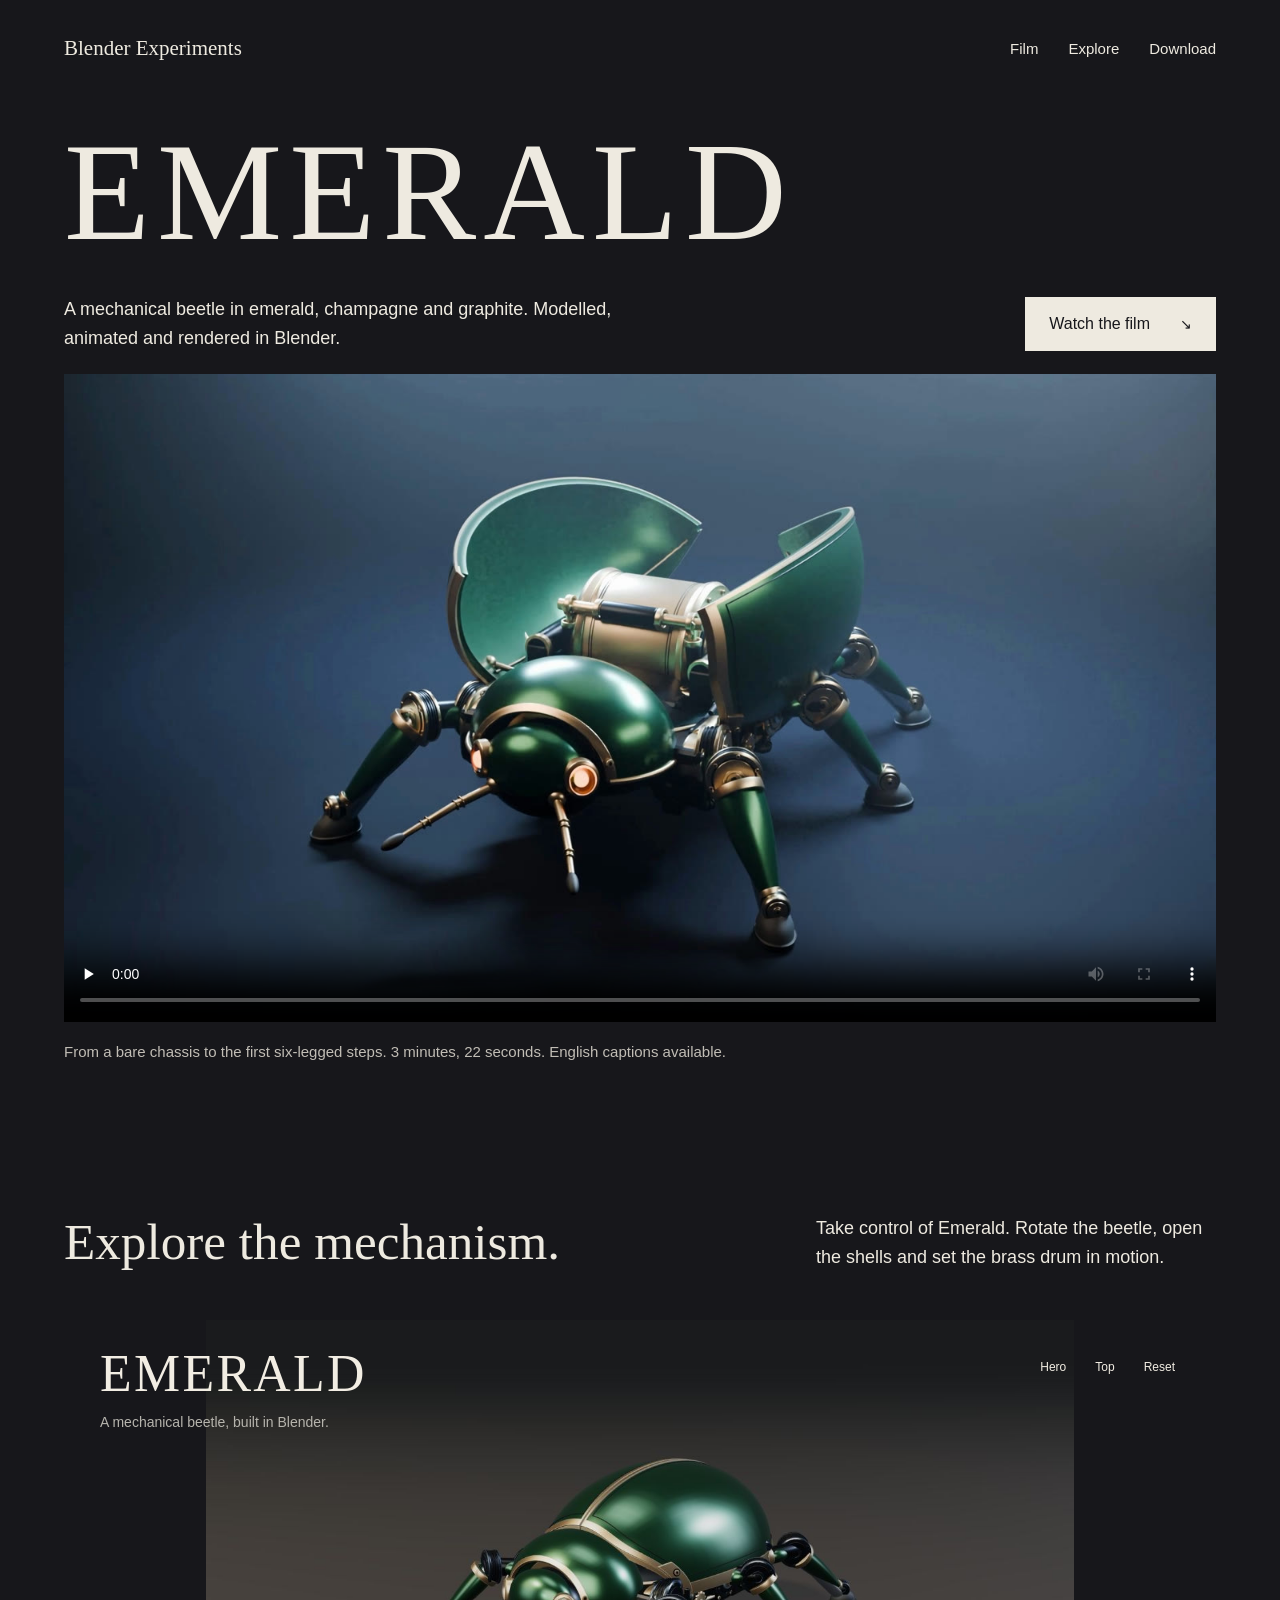
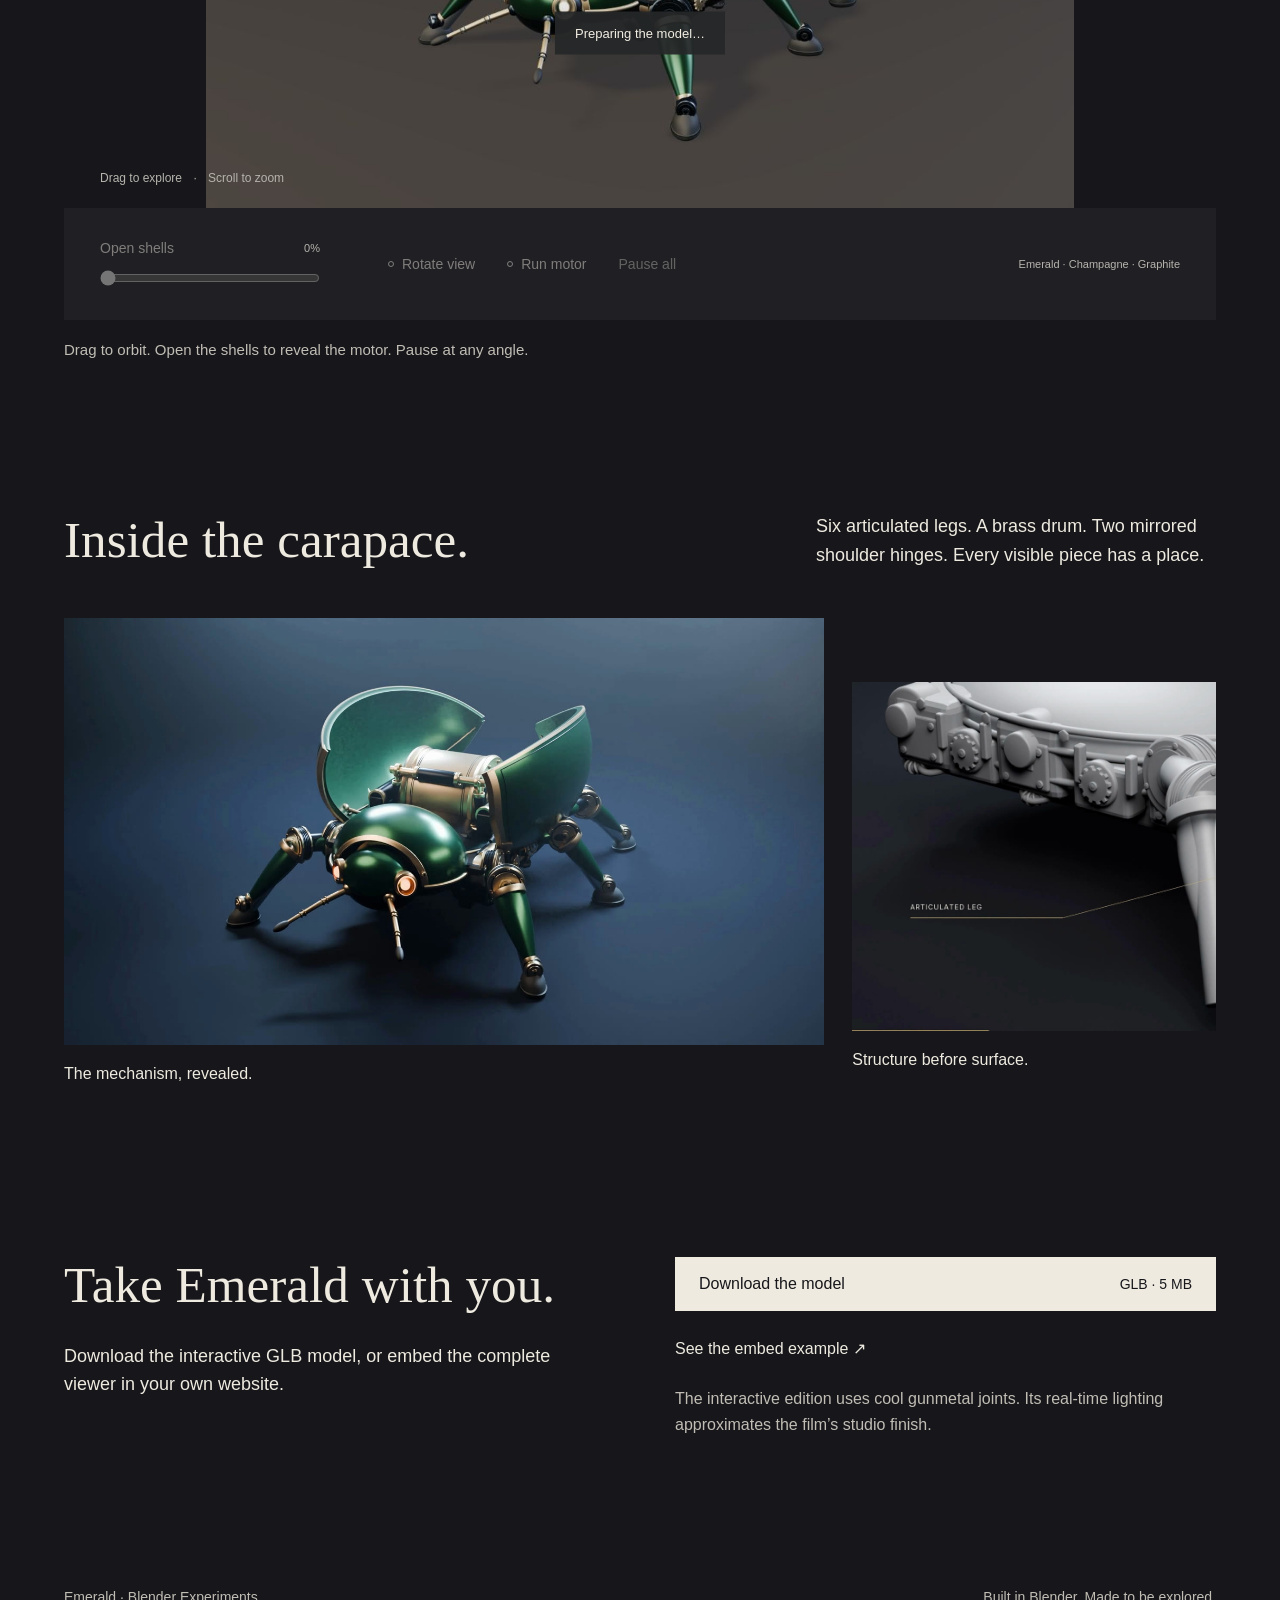
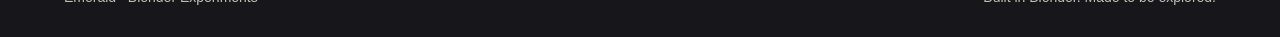
<file: index.html>
<!doctype html><html lang="en"><head><meta charset="utf-8"><meta name="viewport" content="width=device-width,initial-scale=1"><meta http-equiv="refresh" content="0;url=experiments/emerald/viewer/portfolio.html"><title>Blender Experiments — Emerald</title></head><body><p><a href="experiments/emerald/viewer/portfolio.html">Explore Emerald</a></p></body></html>
</file>
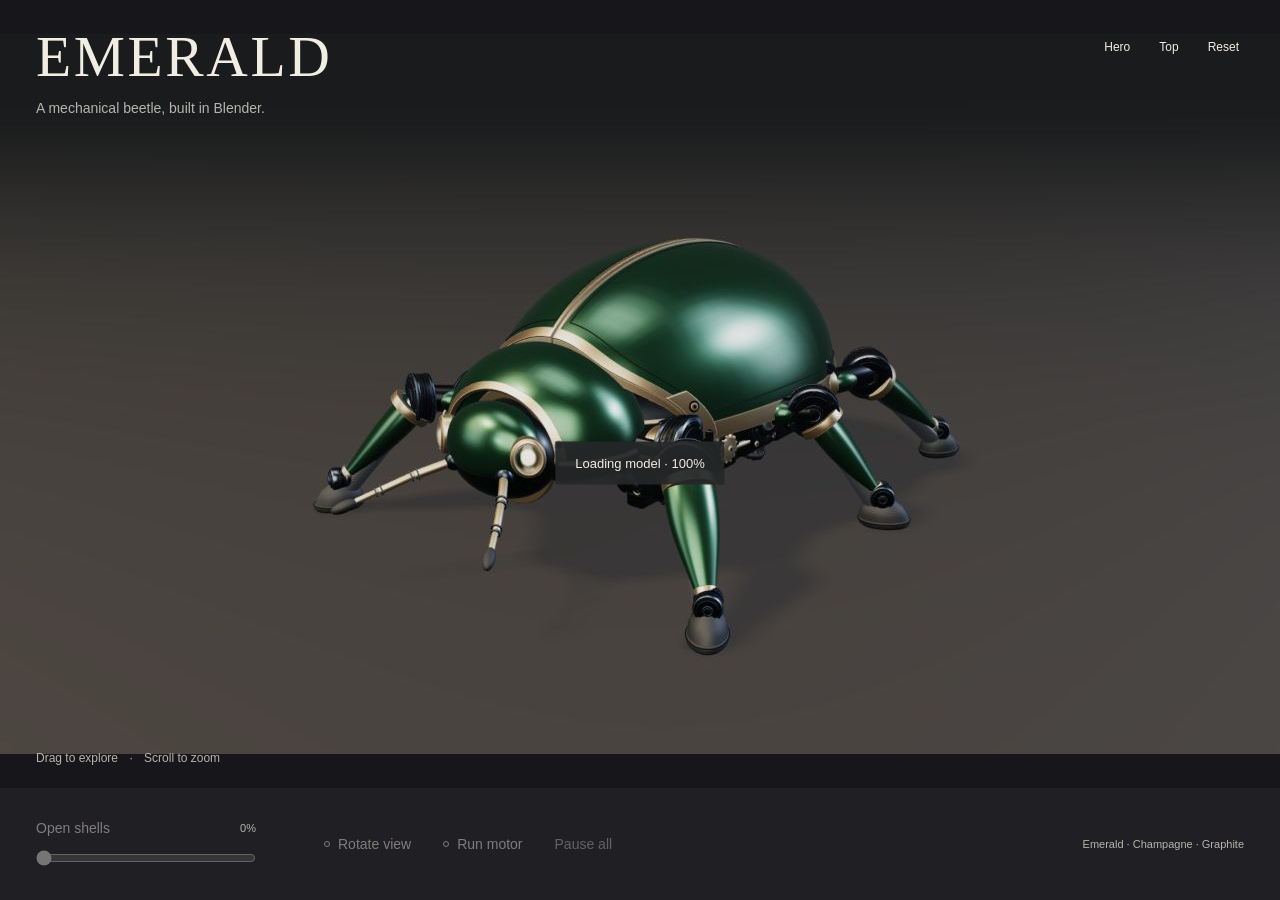
<file: experiments/emerald/viewer/index.html>
<!doctype html>
<html lang="en">
<head>
<meta charset="utf-8"><meta name="viewport" content="width=device-width,initial-scale=1">
<meta name="theme-color" content="#191b1c">
<title>Emerald — Mechanical Beetle</title>
<link rel="stylesheet" href="viewer.css?v=film-final-5">
</head>
<body>
<main id="viewer" aria-label="Interactive mechanical beetle">
  <div id="stage" role="region" aria-label="3D model. Drag to orbit, scroll or pinch to zoom. Arrow keys rotate the view." tabindex="0"></div>
  <img id="poster" src="assets/poster-film.png" alt="Emerald mechanical beetle with champagne brass trim and cool gunmetal joints in a graphite studio">
  <header><h1>Emerald</h1><p class="subtitle">A mechanical beetle, built in Blender.</p></header>
  <div class="view-tools" aria-label="Camera views"><button id="hero" title="Front three-quarter view">Hero</button><button id="top" title="Top view">Top</button><button id="reset" title="Reset model and camera">Reset</button></div>
  <p id="loading" role="status" aria-live="polite">Preparing the model…</p>
  <div id="error" hidden><p>The interactive model couldn’t load.</p><p id="error-detail">You can still view the studio image.</p><button id="retry">Try again</button></div>
  <div class="interaction-hint" aria-hidden="true">Drag to explore <span>·</span> Scroll to zoom</div>
  <section class="controls" aria-label="Model controls">
    <div class="shell-control"><div class="shell-label"><button id="shell-toggle" disabled>Open shells</button><output id="shell-value" for="shell-range">0%</output></div><input id="shell-range" type="range" min="0" max="100" value="0" step="1" aria-label="Shell opening" disabled></div>
    <div class="motion-controls"><button id="orbit" class="toggle" aria-pressed="false" disabled><span class="indicator"></span><span>Rotate view</span></button><button id="motor" class="toggle" aria-pressed="false" disabled><span class="indicator"></span><span>Run motor</span></button><button id="pause" disabled>Pause all</button></div>
    <p class="control-note">Emerald · Champagne · Graphite</p>
  </section>
  <noscript><p class="noscript">Enable JavaScript to explore the 3D model.</p></noscript>
</main>
<script src="bootstrap.js?v=film-final-5" defer></script>
</body></html>
</file>
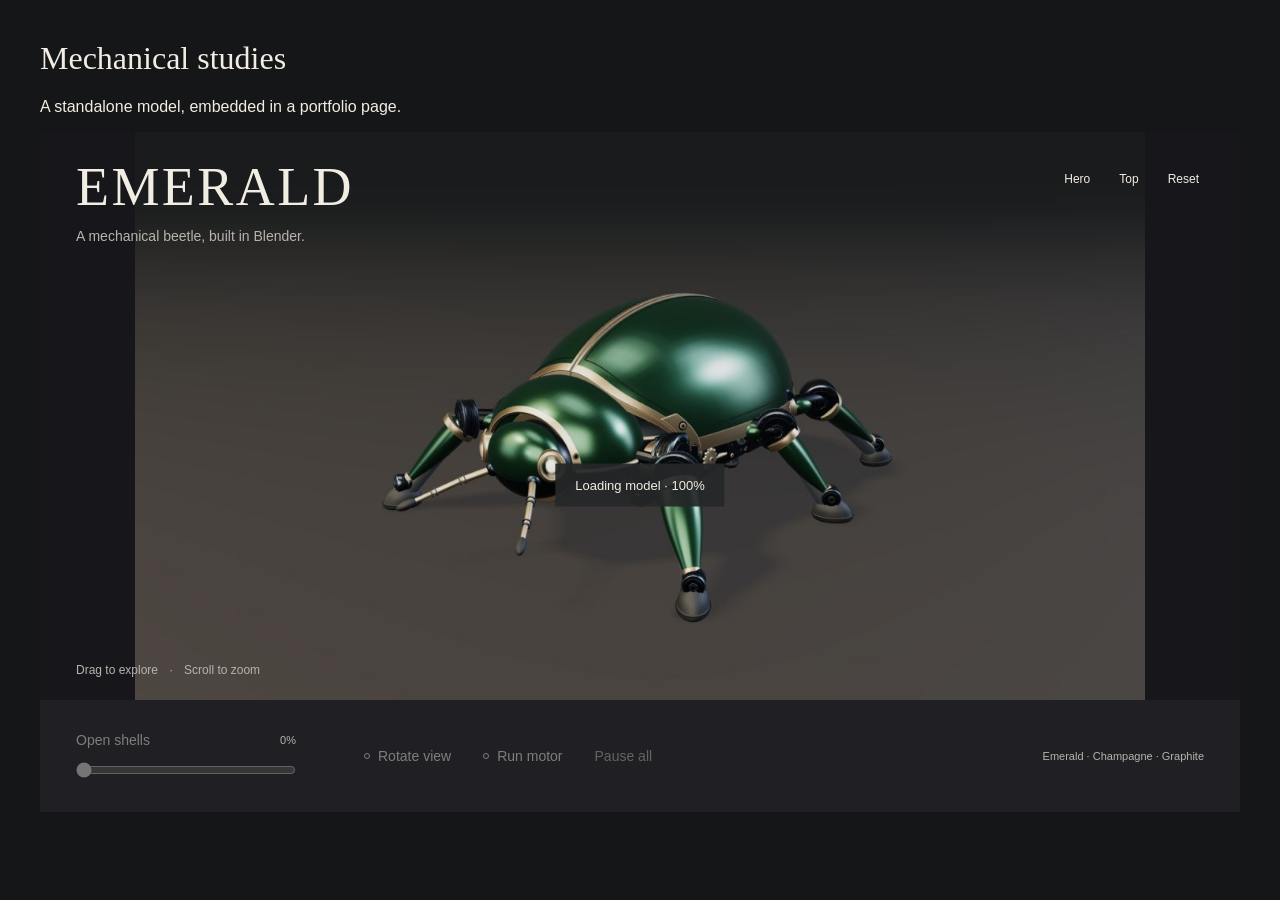
<file: experiments/emerald/viewer/embed-example.html>
<!doctype html><html lang="en"><head><meta charset="utf-8"><meta name="viewport" content="width=device-width, initial-scale=1"><title>Emerald embed example</title><style>body{margin:0;background:#141617;font:16px Arial;color:#f2ede3}main{max-width:1200px;margin:40px auto;padding:0 20px}h1{font:32px Georgia;font-weight:400}iframe{width:100%;height:680px;border:0;display:block}@media(max-width:600px){main{margin:24px auto;padding:0 12px}iframe{height:720px}}</style></head><body><main><h1>Mechanical studies</h1><p>A standalone model, embedded in a portfolio page.</p><iframe src="./index.html" title="Interactive emerald mechanical beetle" loading="lazy"></iframe></main></body></html>
</file>
<file: experiments/emerald/viewer/viewer.css>
:root{color-scheme:dark;--ink:#f2ede3;--muted:#b6b4ad;--paper:#191b1c;--line:#3d4141;font-family:Arial,Helvetica,sans-serif;font-synthesis:none}*{box-sizing:border-box}body{margin:0;background:var(--paper);color:var(--ink)}button,input{font:inherit}button{color:inherit;cursor:pointer;border:0;background:transparent;min-height:44px;padding:10px 12px;font-size:13px}button:hover{background:#ffffff0d}button:disabled{cursor:wait;opacity:.45}button:focus-visible,input:focus-visible,#stage:focus-visible{outline:2px solid #c9b27c;outline-offset:4px}#viewer{height:100svh;min-height:440px;position:relative;overflow:hidden;background:var(--paper)}#stage{position:absolute;inset:0 0 112px;touch-action:none;outline-offset:-5px}#stage canvas{display:block;width:100%;height:100%}#poster{position:absolute;inset:0 0 112px;width:100%;height:calc(100% - 112px);object-fit:contain;pointer-events:none;background:var(--paper)}#poster.loaded{opacity:0;transition:opacity .5s}header{position:absolute;left:36px;top:28px;pointer-events:none}.eyebrow{font-size:10px;letter-spacing:.17em;margin:0 0 12px}h1{font-family:Georgia,'Times New Roman',serif;font-weight:400;font-size:44px;line-height:1;margin:0;letter-spacing:-.04em}.subtitle{font-size:12px;color:var(--muted);margin:12px 0 0}.view-tools{position:absolute;right:28px;top:25px;display:flex;gap:3px}.view-tools button{font-size:12px;border-bottom:1px solid var(--line);padding:6px 13px}.interaction-hint{position:absolute;bottom:135px;left:36px;font-size:11px;color:var(--muted);pointer-events:none}.interaction-hint span{padding:0 8px}.controls{position:absolute;bottom:0;left:0;right:0;min-height:112px;background:#202223;border-top:1px solid var(--line);padding:20px 36px;display:flex;gap:34px;align-items:center}.shell-control{width:220px;flex-shrink:0}.shell-label{display:flex;justify-content:space-between;align-items:center}.shell-label button{padding:0;font-size:13px;min-height:28px}.shell-label output{font-size:11px;color:var(--muted);font-variant-numeric:tabular-nums}input[type=range]{width:100%;height:24px;margin:4px 0 0;accent-color:#c9b27c;cursor:pointer}.motion-controls{display:flex;gap:8px;align-items:center;border-left:1px solid var(--line);padding-left:22px}.toggle{display:flex;align-items:center;gap:8px;white-space:nowrap}.indicator{width:6px;height:6px;border:1px solid currentColor;border-radius:50%}[aria-pressed=true] .indicator{background:currentColor}#pause{color:var(--muted);white-space:nowrap}.control-note{margin-left:auto;font-size:9px;letter-spacing:.14em;white-space:nowrap;color:var(--muted)}#loading{position:absolute;top:50%;left:50%;transform:translate(-50%,-50%);font-size:13px;padding:14px 20px;background:#252728ed}#error{position:absolute;left:50%;top:54%;transform:translate(-50%,-50%);background:#252728f5;padding:20px;text-align:center;font-size:14px;max-width:340px;width:80%}#error-detail{font-size:12px;color:var(--muted)}#retry{border:1px solid var(--line)}.noscript{position:absolute;top:50%;left:20px;right:20px;text-align:center}.controls.unavailable{opacity:.5}@media(max-width:1000px){.control-note{display:none}.controls{justify-content:center;gap:20px}.motion-controls{padding-left:15px;gap:0}}@media(max-width:600px){#viewer{min-height:560px}header{left:22px;top:24px}.eyebrow{font-size:9px;margin-bottom:10px}h1{font-size:36px}.subtitle{max-width:160px;line-height:1.5;font-size:11px}.view-tools{right:14px;top:20px;gap:0}.view-tools button{padding:6px 9px;font-size:11px}.controls{min-height:170px;display:block;padding:15px 22px 14px}.shell-control{width:100%}.shell-label button{min-height:30px}.motion-controls{border:0;border-top:1px solid var(--line);justify-content:space-between;margin-top:8px;padding:8px 0 0}.motion-controls button{padding:8px 5px;font-size:12px}#stage{bottom:170px}#poster{bottom:170px;height:calc(100% - 170px)}.interaction-hint{left:22px;bottom:188px;font-size:10px}.interaction-hint span{padding:0 5px}}@media(prefers-reduced-motion:reduce){#poster.loaded{transition:none}}

/* The object and its lighting carry the film treatment; controls stay quiet. */
.eyebrow{display:none}h1{font-weight:400;letter-spacing:-.025em}.view-tools button{border-bottom:0}.controls{border-top:0}.control-note{font-size:11px;letter-spacing:0}.subtitle{font-size:13px}.interaction-hint{font-size:12px}button[aria-pressed=true]{color:#dbc595}

/* Completed-film matching: serif title, graphite stage and touch-sized controls. */
:root{--paper:#17171b;font-family:Arial,Helvetica,sans-serif}
h1{font-family:Georgia,serif;text-transform:uppercase;font-size:clamp(32px,4.5vw,64px);letter-spacing:.045em;font-weight:400}
.subtitle{font-size:14px;line-height:1.5;max-width:240px}.controls{background:#202024}.motion-controls{border:0}button{font-size:14px}.shell-label button{font-size:14px}
@media(max-width:600px){header{left:20px;top:24px}h1{font-size:30px}.subtitle{font-size:12px;max-width:155px}.view-tools{top:22px;right:14px}.view-tools button{font-size:12px;padding:6px}.motion-controls{border:0}#viewer{min-height:560px}}

.portfolio-embed header{display:none}.portfolio-embed .view-tools{top:16px}.portfolio-embed .view-tools button{font-size:14px}
</file>
